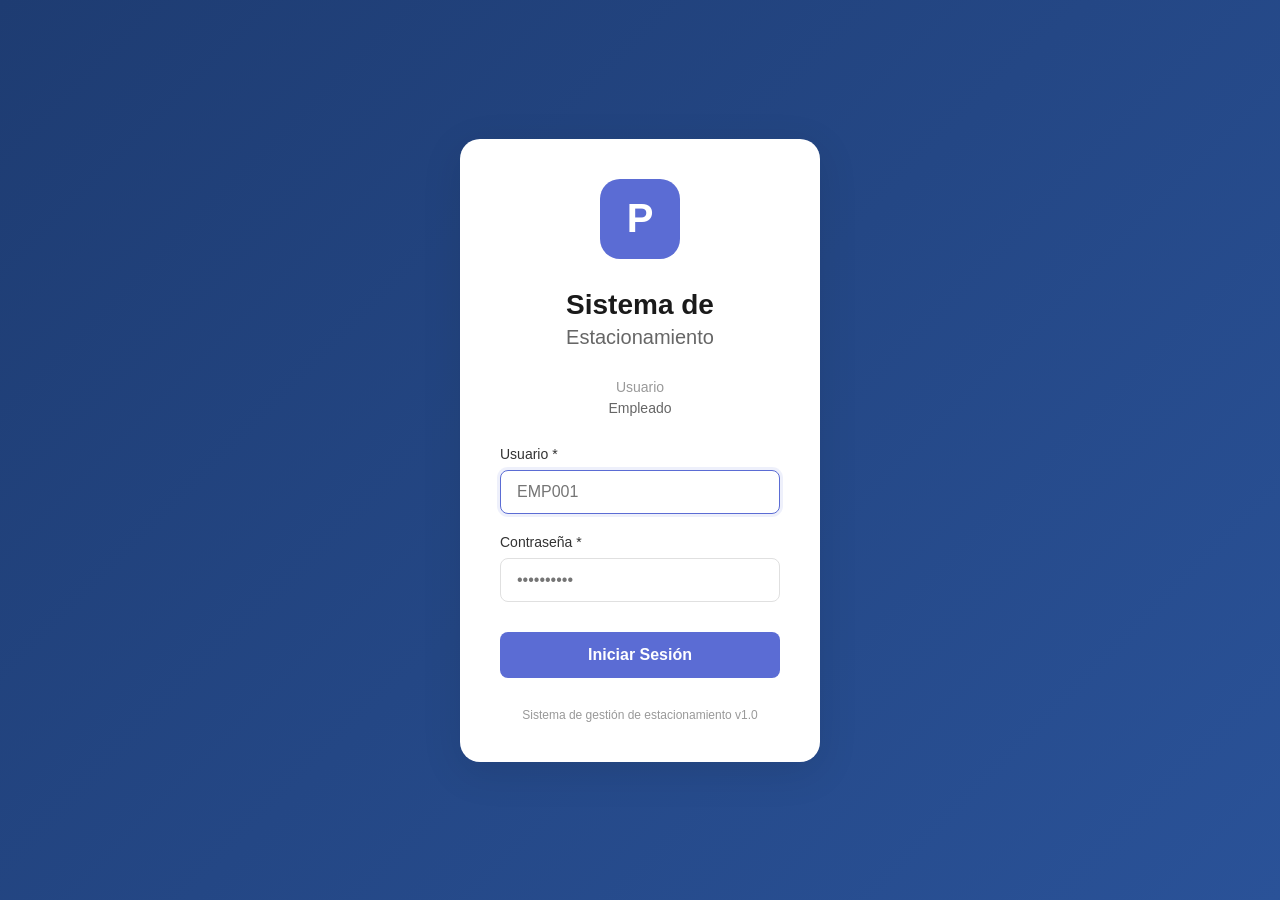
<file: src/main/resources/static/clientes.html>
<!DOCTYPE html>
<!--
Click nbfs://nbhost/SystemFileSystem/Templates/Licenses/license-default.txt to change this license
Click nbfs://nbhost/SystemFileSystem/Templates/Other/html.html to edit this template
-->

<html lang="es">
<head>
    <meta charset="UTF-8">
    <meta name="viewport" content="width=device-width, initial-scale=1.0">
    <title>Clientes - Sistema de Estacionamiento</title>
    <link rel="stylesheet" href="css/styles.css">
    <style>
        .search-bar {
            display: flex;
            gap: 10px;
            margin-bottom: 20px;
        }
        
        .search-bar input {
            flex: 1;
        }
        
        .table-actions {
            display: flex;
            gap: 10px;
        }
        
        .table-actions button {
            padding: 6px 12px;
            font-size: 12px;
        }
        
        .form-grid {
            display: grid;
            grid-template-columns: 1fr 1fr;
            gap: 15px;
        }
        
        .form-grid .full-width {
            grid-column: 1 / -1;
        }
        
        @media (max-width: 768px) {
            .form-grid {
                grid-template-columns: 1fr;
            }
        }
    </style>
</head>
<body>
    <div class="app-container">
        <!-- Sidebar (igual que dashboard) -->
        <aside class="sidebar">
            <div class="sidebar-header">
                <div class="logo-wrapper">
                    <div class="logo">P</div>
                    <div class="logo-text">
                        <h3>Sistema de</h3>
                        <p>Estacionamiento</p>
                    </div>
                </div>
            </div>
            
            <div class="user-section">
                <h4>Usuario</h4>
                <p class="user-name" id="userName">Juan Pérez García</p>
                <p class="user-role">EMPLEADO</p>
            </div>
            
            <nav class="sidebar-nav">
                <a href="dashboard.html" class="nav-item">
                    <svg class="nav-icon" viewBox="0 0 24 24" fill="none" stroke="currentColor" stroke-width="2">
                        <rect x="3" y="3" width="7" height="7"></rect>
                        <rect x="14" y="3" width="7" height="7"></rect>
                        <rect x="14" y="14" width="7" height="7"></rect>
                        <rect x="3" y="14" width="7" height="7"></rect>
                    </svg>
                    Dashboard
                </a>
                
                <a href="vehiculos.html" class="nav-item">
                    <svg class="nav-icon" viewBox="0 0 24 24" fill="none" stroke="currentColor" stroke-width="2">
                        <path d="M16 6l3 4s2 2 2 5-2 3-2 3H5s-2 0-2-3 2-5 2-5l3-4m0 0h8m-8 0v4m8-4v4m-8 4h8"></path>
                    </svg>
                    Vehículos
                </a>
                
                <a href="clientes.html" class="nav-item active">
                    <svg class="nav-icon" viewBox="0 0 24 24" fill="none" stroke="currentColor" stroke-width="2">
                        <path d="M17 21v-2a4 4 0 0 0-4-4H5a4 4 0 0 0-4 4v2"></path>
                        <circle cx="9" cy="7" r="4"></circle>
                        <path d="M23 21v-2a4 4 0 0 0-3-3.87"></path>
                        <path d="M16 3.13a4 4 0 0 1 0 7.75"></path>
                    </svg>
                    Clientes
                </a>
                
                <a href="empleados.html" class="nav-item">
                    <svg class="nav-icon" viewBox="0 0 24 24" fill="none" stroke="currentColor" stroke-width="2">
                        <path d="M20 21v-2a4 4 0 0 0-4-4H8a4 4 0 0 0-4 4v2"></path>
                        <circle cx="12" cy="7" r="4"></circle>
                    </svg>
                    Empleados
                </a>
                
                <a href="entradas.html" class="nav-item">
                    <svg class="nav-icon" viewBox="0 0 24 24" fill="none" stroke="currentColor" stroke-width="2">
                        <path d="M15 3h4a2 2 0 0 1 2 2v14a2 2 0 0 1-2 2h-4"></path>
                        <polyline points="10 17 15 12 10 7"></polyline>
                        <line x1="15" y1="12" x2="3" y2="12"></line>
                    </svg>
                    Entradas
                </a>
                
                <a href="salidas.html" class="nav-item">
                    <svg class="nav-icon" viewBox="0 0 24 24" fill="none" stroke="currentColor" stroke-width="2">
                        <path d="M9 21H5a2 2 0 0 1-2-2V5a2 2 0 0 1 2-2h4"></path>
                        <polyline points="16 17 21 12 16 7"></polyline>
                        <line x1="21" y1="12" x2="9" y2="12"></line>
                    </svg>
                    Salidas
                </a>
                
                <a href="reportes.html" class="nav-item">
                    <svg class="nav-icon" viewBox="0 0 24 24" fill="none" stroke="currentColor" stroke-width="2">
                        <path d="M22 12h-4l-3 9L9 3l-3 9H2"></path>
                    </svg>
                    Reportes
                </a>
                
                <a href="#" class="nav-item">
                    <svg class="nav-icon" viewBox="0 0 24 24" fill="none" stroke="currentColor" stroke-width="2">
                        <circle cx="12" cy="12" r="3"></circle>
                        <path d="M12 1v6m0 6v6m11-6h-6m-6 0H1"></path>
                    </svg>
                    Configuración
                </a>
            </nav>
            
            <div class="sidebar-footer">
                <a href="#" class="logout-btn" onclick="logout()">
                    <svg class="nav-icon" viewBox="0 0 24 24" fill="none" stroke="currentColor" stroke-width="2">
                        <path d="M9 21H5a2 2 0 0 1-2-2V5a2 2 0 0 1 2-2h4"></path>
                        <polyline points="16 17 21 12 16 7"></polyline>
                        <line x1="21" y1="12" x2="9" y2="12"></line>
                    </svg>
                    Cerrar Sesión
                </a>
            </div>
        </aside>
        
        <!-- Main Content -->
        <main class="main-content">
            <header class="main-header">
                <h1>Gestión de Clientes</h1>
                <div class="header-info">
                    <span class="connection-status">
                        <span class="status-dot"></span>
                        Conectado
                    </span>
                    <span class="user-info">
                        Juan Pérez García
                        <small>EMPLEADO</small>
                    </span>
                </div>
            </header>
            
            <div class="content-wrapper">
                <!-- Barra de búsqueda y botón agregar -->
                <div class="search-bar">
                    <input 
                        type="text" 
                        id="searchInput" 
                        class="form-control" 
                        placeholder="Buscar por nombre, apellido, documento o correo..."
                    >
                    <button class="btn btn-primary" onclick="showAddClienteModal()">
                        <svg width="20" height="20" viewBox="0 0 24 24" fill="none" stroke="currentColor" stroke-width="2">
                            <line x1="12" y1="5" x2="12" y2="19"></line>
                            <line x1="5" y1="12" x2="19" y2="12"></line>
                        </svg>
                        Agregar Cliente
                    </button>
                </div>
                
                <!-- Tabla de clientes -->
                <div class="card">
                    <div class="table-responsive">
                        <table id="clientesTable">
                            <thead>
                                <tr>
                                    <th>ID Cliente</th>
                                    <th>Nombres</th>
                                    <th>Apellidos</th>
                                    <th>Documento</th>
                                    <th>Teléfono</th>
                                    <th>Correo</th>
                                    <th>Licencia</th>
                                    <th>Acciones</th>
                                </tr>
                            </thead>
                            <tbody id="clientesTableBody">
                                <!-- Se llenará dinámicamente -->
                            </tbody>
                        </table>
                    </div>
                </div>
            </div>
        </main>
    </div>
    
    <!-- Modal para agregar/editar cliente -->
    <div id="clienteModal" class="modal">
        <div class="modal-content" style="max-width: 700px;">
            <div class="modal-header">
                <h2 id="modalTitle">Agregar Cliente</h2>
                <button class="close-btn" onclick="closeClienteModal()">&times;</button>
            </div>
            <div class="modal-body">
                <form id="clienteForm">
                    <div class="form-grid">
                        <div class="form-group">
                            <label for="nombres">Nombres *</label>
                            <input 
                                type="text" 
                                id="nombres" 
                                name="nombres" 
                                class="form-control" 
                                required 
                                maxlength="15"
                            >
                        </div>
                        
                        <div class="form-group">
                            <label for="apellidos">Apellidos *</label>
                            <input 
                                type="text" 
                                id="apellidos" 
                                name="apellidos" 
                                class="form-control" 
                                required 
                                maxlength="15"
                            >
                        </div>
                        
                        <div class="form-group">
                            <label for="numDoc">Número de Documento *</label>
                            <input 
                                type="text" 
                                id="numDoc" 
                                name="numDoc" 
                                class="form-control" 
                                required 
                                pattern="[0-9]{8}"
                                maxlength="8"
                                placeholder="12345678"
                            >
                        </div>
                        
                        <div class="form-group">
                            <label for="nroLicencia">Número de Licencia</label>
                            <input 
                                type="number" 
                                id="nroLicencia" 
                                name="nroLicencia" 
                                class="form-control"
                            >
                        </div>
                        
                        <div class="form-group">
                            <label for="telefono">Teléfono</label>
                            <input 
                                type="tel" 
                                id="telefono" 
                                name="telefono" 
                                class="form-control"
                                pattern="[0-9]{9}"
                                maxlength="9"
                                placeholder="999999999"
                            >
                        </div>
                        
                        <div class="form-group">
                            <label for="correo">Correo Electrónico *</label>
                            <input 
                                type="email" 
                                id="correo" 
                                name="correo" 
                                class="form-control" 
                                required
                                maxlength="20"
                            >
                        </div>
                        
                        <div class="form-group">
                            <label for="codSexo">Sexo</label>
                            <select id="codSexo" name="codSexo" class="form-control">
                                <option value="">Seleccione...</option>
                            </select>
                        </div>
                        
                        <div class="form-group">
                            <label for="codNacio">Nacionalidad</label>
                            <select id="codNacio" name="codNacio" class="form-control">
                                <option value="">Seleccione...</option>
                            </select>
                        </div>
                        
                        <div class="form-group full-width">
                            <label for="codDistrito">Distrito</label>
                            <select id="codDistrito" name="codDistrito" class="form-control">
                                <option value="">Seleccione...</option>
                            </select>
                        </div>
                        
                        <div class="form-group full-width">
                            <label for="direccion">Dirección</label>
                            <input 
                                type="text" 
                                id="direccion" 
                                name="direccion" 
                                class="form-control"
                                maxlength="20"
                            >
                        </div>
                    </div>
                    
                    <div class="modal-footer">
                        <button type="button" class="btn btn-secondary" onclick="closeClienteModal()">Cancelar</button>
                        <button type="submit" class="btn btn-primary">Guardar</button>
                    </div>
                </form>
            </div>
        </div>
    </div>
    
    <script src="js/utils.js"></script>
    <script src="js/clientes.js"></script>
</body>
</html>
</file>
<file: src/main/resources/static/css/styles.css>
/*
Click nbfs://nbhost/SystemFileSystem/Templates/Licenses/license-default.txt to change this license
Click nbfs://nbhost/SystemFileSystem/Templates/Other/CascadeStyleSheet.css to edit this template
*/
/* 
    Author     : Ryzen
*/

:root {
    --primary-color: #5b6cd4;
    --primary-dark: #4a5bc3;
    --secondary-color: #f5f7fa;
    --text-primary: #1a1a1a;
    --text-secondary: #666;
    --text-light: #999;
    --border-color: #e0e0e0;
    --success-color: #4caf50;
    --warning-color: #ff9800;
    --danger-color: #f44336;
    --info-color: #2196f3;
    --sidebar-bg: #2c3e50;
    --sidebar-hover: #34495e;
}

* {
    margin: 0;
    padding: 0;
    box-sizing: border-box;
}

body {
    font-family: -apple-system, BlinkMacSystemFont, 'Segoe UI', Roboto, Oxygen, Ubuntu, Cantarell, sans-serif;
    background-color: #f5f7fa;
    color: var(--text-primary);
    line-height: 1.6;
}

/* Layout Principal */
.app-container {
    display: flex;
    height: 100vh;
}

/* Sidebar */
.sidebar {
    width: 280px;
    background-color: var(--sidebar-bg);
    color: white;
    display: flex;
    flex-direction: column;
    position: fixed;
    height: 100%;
    left: 0;
    top: 0;
    z-index: 1000;
}

.sidebar-header {
    padding: 30px 20px;
    border-bottom: 1px solid rgba(255, 255, 255, 0.1);
}

.logo-wrapper {
    display: flex;
    align-items: center;
    gap: 15px;
}

.logo {
    width: 50px;
    height: 50px;
    background: white;
    color: var(--primary-color);
    border-radius: 12px;
    display: flex;
    align-items: center;
    justify-content: center;
    font-size: 24px;
    font-weight: bold;
}

.logo-text h3 {
    font-size: 18px;
    font-weight: 600;
    margin-bottom: 2px;
}

.logo-text p {
    font-size: 14px;
    opacity: 0.8;
}

.user-section {
    padding: 20px;
    border-bottom: 1px solid rgba(255, 255, 255, 0.1);
}

.user-section h4 {
    font-size: 12px;
    opacity: 0.6;
    margin-bottom: 5px;
    text-transform: uppercase;
}

.user-name {
    font-size: 16px;
    font-weight: 500;
    margin-bottom: 2px;
}

.user-role {
    font-size: 12px;
    opacity: 0.8;
}

/* Navegacion */
.sidebar-nav {
    flex: 1;
    padding: 20px 0;
    overflow-y: auto;
}

.nav-item {
    display: flex;
    align-items: center;
    gap: 12px;
    padding: 12px 20px;
    color: rgba(255, 255, 255, 0.8);
    text-decoration: none;
    transition: all 0.3s ease;
    position: relative;
}

.nav-item:hover {
    background-color: var(--sidebar-hover);
    color: white;
}

.nav-item.active {
    background-color: var(--primary-color);
    color: white;
}

.nav-item.active::before {
    content: '';
    position: absolute;
    left: 0;
    top: 0;
    bottom: 0;
    width: 4px;
    background-color: white;
}

.nav-icon {
    width: 20px;
    height: 20px;
}

.sidebar-footer {
    padding: 20px;
    border-top: 1px solid rgba(255, 255, 255, 0.1);
}

.logout-btn {
    display: flex;
    align-items: center;
    gap: 12px;
    color: rgba(255, 255, 255, 0.8);
    text-decoration: none;
    padding: 12px;
    border-radius: 8px;
    transition: all 0.3s ease;
}

.logout-btn:hover {
    background-color: rgba(244, 67, 54, 0.2);
    color: #ff6b6b;
}

/* Main  */
.main-content {
    flex: 1;
    margin-left: 280px;
    display: flex;
    flex-direction: column;
}

.main-header {
    background-color: white;
    padding: 20px 30px;
    border-bottom: 1px solid var(--border-color);
    display: flex;
    justify-content: space-between;
    align-items: center;
}

.main-header h1 {
    font-size: 24px;
    font-weight: 600;
}

.header-info {
    display: flex;
    align-items: center;
    gap: 30px;
}

.connection-status {
    display: flex;
    align-items: center;
    gap: 8px;
    font-size: 14px;
    color: var(--text-secondary);
}

.status-dot {
    width: 8px;
    height: 8px;
    border-radius: 50%;
    background-color: var(--success-color);
}

.user-info {
    text-align: right;
}

.user-info small {
    display: block;
    font-size: 12px;
    color: var(--text-secondary);
}

/* ESTE Wrapper */
.content-wrapper {
    flex: 1;
    padding: 30px;
    overflow-y: auto;
}

/* Car */
.card {
    background-color: white;
    border-radius: 12px;
    padding: 24px;
    box-shadow: 0 2px 8px rgba(0, 0, 0, 0.05);
    margin-bottom: 24px;
}

.card h2 {
    font-size: 18px;
    font-weight: 600;
    margin-bottom: 20px;
}

/* Botones */
.btn {
    padding: 10px 20px;
    border: none;
    border-radius: 8px;
    font-size: 14px;
    font-weight: 500;
    cursor: pointer;
    transition: all 0.3s ease;
    display: inline-flex;
    align-items: center;
    gap: 8px;
}

.btn-primary {
    background-color: var(--primary-color);
    color: white;
}

.btn-primary:hover {
    background-color: var(--primary-dark);
}

.btn-success {
    background-color: var(--success-color);
    color: white;
}

.btn-danger {
    background-color: var(--danger-color);
    color: white;
}

.btn-secondary {
    background-color: #f5f5f5;
    color: var(--text-primary);
}

.btn-secondary:hover {
    background-color: #e0e0e0;
}

/* Formas */
.form-group {
    margin-bottom: 20px;
}

.form-group label {
    display: block;
    margin-bottom: 8px;
    font-size: 14px;
    font-weight: 500;
    color: var(--text-primary);
}

.form-control {
    width: 100%;
    padding: 10px 14px;
    border: 1px solid var(--border-color);
    border-radius: 8px;
    font-size: 14px;
    transition: all 0.3s ease;
}

.form-control:focus {
    outline: none;
    border-color: var(--primary-color);
    box-shadow: 0 0 0 3px rgba(91, 108, 212, 0.1);
}

select.form-control {
    cursor: pointer;
}

/* Tablas */
.table-responsive {
    overflow-x: auto;
}

table {
    width: 100%;
    border-collapse: collapse;
}

table th {
    background-color: #f8f9fa;
    padding: 12px;
    text-align: left;
    font-size: 14px;
    font-weight: 600;
    color: var(--text-secondary);
    border-bottom: 2px solid var(--border-color);
}

table td {
    padding: 12px;
    border-bottom: 1px solid var(--border-color);
}

table tr:hover {
    background-color: #f8f9fa;
}

/* Modelos */
.modal {
    display: none;
    position: fixed;
    top: 0;
    left: 0;
    width: 100%;
    height: 100%;
    background-color: rgba(0, 0, 0, 0.5);
    z-index: 2000;
    align-items: center;
    justify-content: center;
}

.modal.show {
    display: flex;
}

.modal-content {
    background-color: white;
    border-radius: 12px;
    padding: 30px;
    max-width: 500px;
    width: 90%;
    max-height: 90vh;
    overflow-y: auto;
}

.modal-header {
    display: flex;
    justify-content: space-between;
    align-items: center;
    margin-bottom: 20px;
}

.modal-header h2 {
    font-size: 20px;
    font-weight: 600;
}

.close-btn {
    background: none;
    border: none;
    font-size: 24px;
    cursor: pointer;
    color: var(--text-secondary);
}

/* Cargan */
.loading {
    display: inline-block;
    width: 20px;
    height: 20px;
    border: 2px solid rgba(0, 0, 0, 0.1);
    border-radius: 50%;
    border-top-color: var(--primary-color);
    animation: spin 0.8s linear infinite;
}

@keyframes spin {
    to { transform: rotate(360deg); }
}

/* Respuesta */
@media (max-width: 768px) {
    .sidebar {
        transform: translateX(-100%);
        transition: transform 0.3s ease;
    }
    
    .sidebar.show {
        transform: translateX(0);
    }
    
    .main-content {
        margin-left: 0;
    }
    
    .content-wrapper {
        padding: 20px;
    }
}
</file>
<file: src/main/resources/static/css/dashboard.css>
/*
Click nbfs://nbhost/SystemFileSystem/Templates/Licenses/license-default.txt to change this license
Click nbfs://nbhost/SystemFileSystem/Templates/Other/CascadeStyleSheet.css to edit this template
*/
/* 
    Author     : Ryzen
*/


.last-update {
    font-size: 14px;
    color: var(--text-secondary);
    margin-bottom: 24px;
}

/* Stats Grid */
.stats-grid {
    display: grid;
    grid-template-columns: repeat(auto-fit, minmax(250px, 1fr));
    gap: 20px;
    margin-bottom: 30px;
}

.stat-card {
    background-color: white;
    border-radius: 12px;
    padding: 24px;
    box-shadow: 0 2px 8px rgba(0, 0, 0, 0.05);
    display: flex;
    align-items: center;
    gap: 20px;
    transition: all 0.3s ease;
}

.stat-card:hover {
    transform: translateY(-2px);
    box-shadow: 0 4px 16px rgba(0, 0, 0, 0.1);
}

.stat-icon {
    width: 60px;
    height: 60px;
    border-radius: 12px;
    display: flex;
    align-items: center;
    justify-content: center;
    flex-shrink: 0;
}

.stat-icon svg {
    width: 28px;
    height: 28px;
    stroke-width: 2;
}

.stat-icon.car {
    background-color: rgba(91, 108, 212, 0.1);
    color: var(--primary-color);
}

.stat-icon.available {
    background-color: rgba(76, 175, 80, 0.1);
    color: var(--success-color);
}

.stat-icon.occupied {
    background-color: rgba(156, 39, 176, 0.1);
    color: #9c27b0;
}

.stat-icon.revenue {
    background-color: rgba(255, 152, 0, 0.1);
    color: var(--warning-color);
}

.stat-content h3 {
    font-size: 14px;
    font-weight: 500;
    color: var(--text-secondary);
    margin-bottom: 4px;
}

.stat-value {
    font-size: 28px;
    font-weight: 600;
    color: var(--text-primary);
}

/* Dashboard Grid */
.dashboard-grid {
    display: grid;
    grid-template-columns: 1fr 1fr;
    gap: 24px;
}

/* Recent Entries */
.entries-list {
    display: flex;
    flex-direction: column;
    gap: 12px;
}

.entry-item {
    display: flex;
    justify-content: space-between;
    align-items: center;
    padding: 16px;
    background-color: #f8f9fa;
    border-radius: 8px;
    transition: all 0.3s ease;
}

.entry-item:hover {
    background-color: #f0f2f5;
}

.entry-info {
    display: flex;
    flex-direction: column;
    gap: 4px;
}

.plate {
    font-size: 16px;
    font-weight: 600;
    color: var(--text-primary);
}

.location {
    font-size: 14px;
    color: var(--text-secondary);
}

.entry-details {
    text-align: right;
    display: flex;
    flex-direction: column;
    gap: 4px;
}

.time {
    font-size: 16px;
    font-weight: 500;
    color: var(--text-primary);
}

.zone {
    font-size: 14px;
    color: var(--text-secondary);
}

/* Level Stats */
.level-stats {
    display: flex;
    flex-direction: column;
    gap: 16px;
}

.level-item {
    display: flex;
    flex-direction: column;
    gap: 8px;
}

.level-info {
    display: flex;
    justify-content: space-between;
    align-items: center;
}

.level-name {
    font-size: 14px;
    font-weight: 500;
    color: var(--text-primary);
}

.level-percentage {
    font-size: 14px;
    font-weight: 600;
    color: var(--text-primary);
}

.level-bar {
    width: 100%;
    height: 8px;
    background-color: #e0e0e0;
    border-radius: 4px;
    overflow: hidden;
}

.level-progress {
    height: 100%;
    border-radius: 4px;
    transition: width 0.5s ease;
}

/* Responsive */
@media (max-width: 1024px) {
    .dashboard-grid {
        grid-template-columns: 1fr;
    }
}

@media (max-width: 768px) {
    .stats-grid {
        grid-template-columns: 1fr;
    }
    
    .stat-card {
        padding: 20px;
    }
    
    .stat-value {
        font-size: 24px;
    }
}
</file>
<file: src/main/resources/static/css/login.css>
/*
Click nbfs://nbhost/SystemFileSystem/Templates/Licenses/license-default.txt to change this license
Click nbfs://nbhost/SystemFileSystem/Templates/Other/CascadeStyleSheet.css to edit this template
*/
/* 
    Author     : Ryzen
*/

* {
    margin: 0;
    padding: 0;
    box-sizing: border-box;
}

body {
    font-family: -apple-system, BlinkMacSystemFont, 'Segoe UI', Roboto, Oxygen, Ubuntu, Cantarell, sans-serif;
    background: linear-gradient(135deg, #1e3c72 0%, #2a5298 100%);
    min-height: 100vh;
    display: flex;
    align-items: center;
    justify-content: center;
}

.login-container {
    width: 100%;
    max-width: 400px;
    padding: 20px;
}

.login-card {
    background: white;
    border-radius: 20px;
    padding: 40px;
    box-shadow: 0 10px 40px rgba(0, 0, 0, 0.1);
    text-align: center;
}

.logo-container {
    margin-bottom: 30px;
}

.logo {
    width: 80px;
    height: 80px;
    background: #5b6cd4;
    color: white;
    border-radius: 20px;
    display: inline-flex;
    align-items: center;
    justify-content: center;
    font-size: 40px;
    font-weight: bold;
    margin: 0 auto;
}

h1 {
    font-size: 28px;
    font-weight: 700;
    color: #1a1a1a;
    margin-bottom: 5px;
}

h2 {
    font-size: 20px;
    font-weight: 400;
    color: #666;
    margin-bottom: 30px;
}

.user-info {
    margin-bottom: 30px;
}

.user-label {
    font-size: 14px;
    color: #999;
    margin-bottom: 5px;
}

.user-name {
    font-size: 16px;
    font-weight: 600;
    color: #1a1a1a;
    margin-bottom: 2px;
}

.user-role {
    font-size: 14px;
    color: #666;
}

.form-group {
    margin-bottom: 20px;
    text-align: left;
}

.form-group label {
    display: block;
    font-size: 14px;
    font-weight: 500;
    color: #333;
    margin-bottom: 8px;
}

.form-group input {
    width: 100%;
    padding: 12px 16px;
    border: 1px solid #e0e0e0;
    border-radius: 8px;
    font-size: 16px;
    transition: all 0.3s ease;
}

.form-group input:focus {
    outline: none;
    border-color: #5b6cd4;
    box-shadow: 0 0 0 3px rgba(91, 108, 212, 0.1);
}

.form-group input:invalid:not(:placeholder-shown) {
    border-color: #dc3545;
}

.login-button {
    width: 100%;
    padding: 14px;
    background: #5b6cd4;
    color: white;
    border: none;
    border-radius: 8px;
    font-size: 16px;
    font-weight: 600;
    cursor: pointer;
    transition: all 0.3s ease;
    margin-top: 10px;
}

.login-button:hover {
    background: #4a5bc3;
    transform: translateY(-1px);
    box-shadow: 0 4px 12px rgba(91, 108, 212, 0.3);
}

.login-button:active {
    transform: translateY(0);
}

.version {
    margin-top: 30px;
    font-size: 12px;
    color: #999;
}


.error-message {
    background: #fee;
    color: #c33;
    padding: 10px;
    border-radius: 6px;
    margin-bottom: 20px;
    font-size: 14px;
    display: none;
}

.error-message.show {
    display: block;
}

/*Animación de carga */
.login-button.loading {
    position: relative;
    color: transparent;
}

.login-button.loading::after {
    content: '';
    position: absolute;
    width: 20px;
    height: 20px;
    top: 50%;
    left: 50%;
    margin-left: -10px;
    margin-top: -10px;
    border: 2px solid #ffffff;
    border-radius: 50%;
    border-top-color: transparent;
    animation: spinner 0.8s linear infinite;
}

@keyframes spinner {
    to { transform: rotate(360deg); }
}


@media (max-width: 480px) {
    .login-card {
        padding: 30px 20px;
    }
    
    h1 {
        font-size: 24px;
    }
    
    h2 {
        font-size: 18px;
    }
}
</file>
